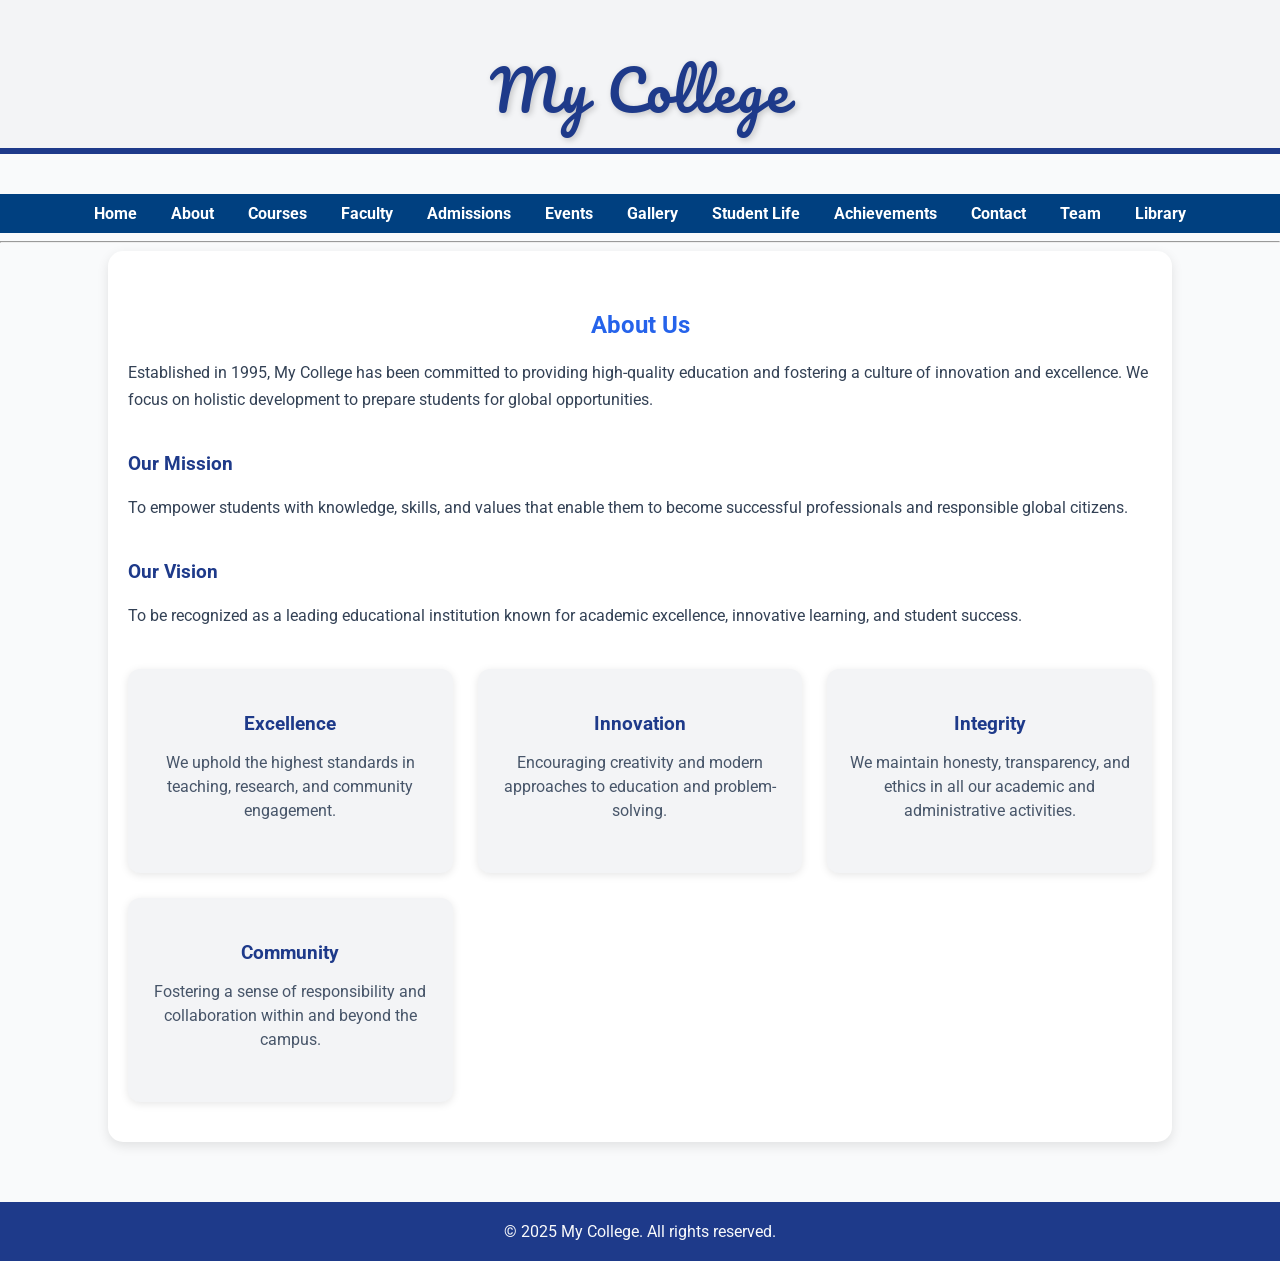
<file: about.html>
<link rel="stylesheet" href="style.css">
<!DOCTYPE html>
<html lang="en">
<head>
  <meta charset="UTF-8">
  <meta name="viewport" content="width=device-width, initial-scale=1.0">
  <title>About - My College</title>

  <!-- Google Fonts -->
  <link href="https://fonts.googleapis.com/css2?family=Pacifico&family=Roboto:wght@400;700&display=swap" rel="stylesheet">

  <style>
    /* General body style */
    body {
      font-family: 'Roboto', Arial, sans-serif;
      margin: 0;
      padding: 0;
      background: #f9fafb; /* light gray background */
      color: #1e3a8a; /* deep blue text */
    }

    /* College Logo Header */
    .college-logo {
      text-align: center;
      font-family: 'Pacifico', cursive;
      font-size: 4em;
      color: #1e3a8a;
      padding: 60px 20px 20px 20px;
      letter-spacing: 2px;
      text-shadow: 2px 2px 6px rgba(0,0,0,0.2);
    }

    /* Blue Line */
    .blue-line {
      width: 100%;
      height: 6px;
      background: #1e3a8a;
      margin-bottom: 40px;
    }

    /* About Container */
    .container {
      width: 80%;
      margin: auto;
      padding: 40px 20px;
      background: #ffffff;
      box-shadow: 0 4px 12px rgba(0,0,0,0.1);
      border-radius: 15px;
      margin-bottom: 60px;
    }

    h2 {
      color: #2563eb; /* bright blue for headings */
      margin-bottom: 20px;
      text-align: center;
    }

    p {
      line-height: 1.7;
      color: #334155; /* dark gray for readability */
      margin-bottom: 25px;
    }

    /* Sections */
    .section {
      margin-bottom: 40px;
    }

    /* Highlights / Info Boxes */
    .info-boxes {
      display: grid;
      grid-template-columns: repeat(auto-fit, minmax(250px, 1fr));
      gap: 25px;
      margin-top: 30px;
    }

    .info-box {
      background: #f3f4f6;
      padding: 25px 20px;
      border-radius: 12px;
      text-align: center;
      box-shadow: 0 2px 8px rgba(0,0,0,0.1);
      transition: transform 0.3s, box-shadow 0.3s;
    }

    .info-box:hover {
      transform: translateY(-5px);
      box-shadow: 0 6px 20px rgba(0,0,0,0.2);
    }

    .info-box h3 {
      color: #1e3a8a;
      margin-bottom: 12px;
    }

    .info-box p {
      color: #475569;
      line-height: 1.5;
    }

    /* Footer */
    footer {
      background: #1e3a8a;
      color: #f9fafb;
      text-align: center;
      padding: 20px 10px;
    }

    /* Responsive */
    @media (max-width: 768px) {
      .college-logo {
        font-size: 3em;
      }
      h2 {
        font-size: 2em;
      }
    }
  </style>
</head>
<body>
  <!-- College Name Header -->
<header class="college-header">
  My College
</header>

<!-- Blue Line under header -->
<div class="header-line"></div>

   <nav>
  <a href="index.html">Home</a>
  <a href="about.html">About</a>
  <a href="courses.html">Courses</a>
  <a href="faculty.html">Faculty</a>
  <a href="admissions.html">Admissions</a>
  <a href="events.html">Events</a>
  <a href="gallery.html">Gallery</a>
  <a href="studentlife.html">Student Life</a>
  <a href="achievements.html">Achievements</a>
  <a href="contact.html">Contact</a>
  <a href="team.html">Team</a>
  <a href="library.html">Library</a>

</nav>
<hr>
  

  <!-- About Container -->
  <div class="container">
    <h2>About Us</h2>

    <div class="section">
      <p>
        Established in 1995, My College has been committed to providing high-quality education 
        and fostering a culture of innovation and excellence. We focus on holistic development 
        to prepare students for global opportunities.
      </p>
    </div>

    <div class="section">
      <h3>Our Mission</h3>
      <p>
        To empower students with knowledge, skills, and values that enable them to become 
        successful professionals and responsible global citizens.
      </p>
    </div>

    <div class="section">
      <h3>Our Vision</h3>
      <p>
        To be recognized as a leading educational institution known for academic excellence, 
        innovative learning, and student success.
      </p>
    </div>

    <!-- Info Boxes -->
    <div class="info-boxes">
      <div class="info-box">
        <h3>Excellence</h3>
        <p>We uphold the highest standards in teaching, research, and community engagement.</p>
      </div>
      <div class="info-box">
        <h3>Innovation</h3>
        <p>Encouraging creativity and modern approaches to education and problem-solving.</p>
      </div>
      <div class="info-box">
        <h3>Integrity</h3>
        <p>We maintain honesty, transparency, and ethics in all our academic and administrative activities.</p>
      </div>
      <div class="info-box">
        <h3>Community</h3>
        <p>Fostering a sense of responsibility and collaboration within and beyond the campus.</p>
      </div>
    </div>
  </div>

  <!-- Footer -->
  <footer>
    &copy; 2025 My College. All rights reserved.
  </footer>

</body>
</html>
</file>
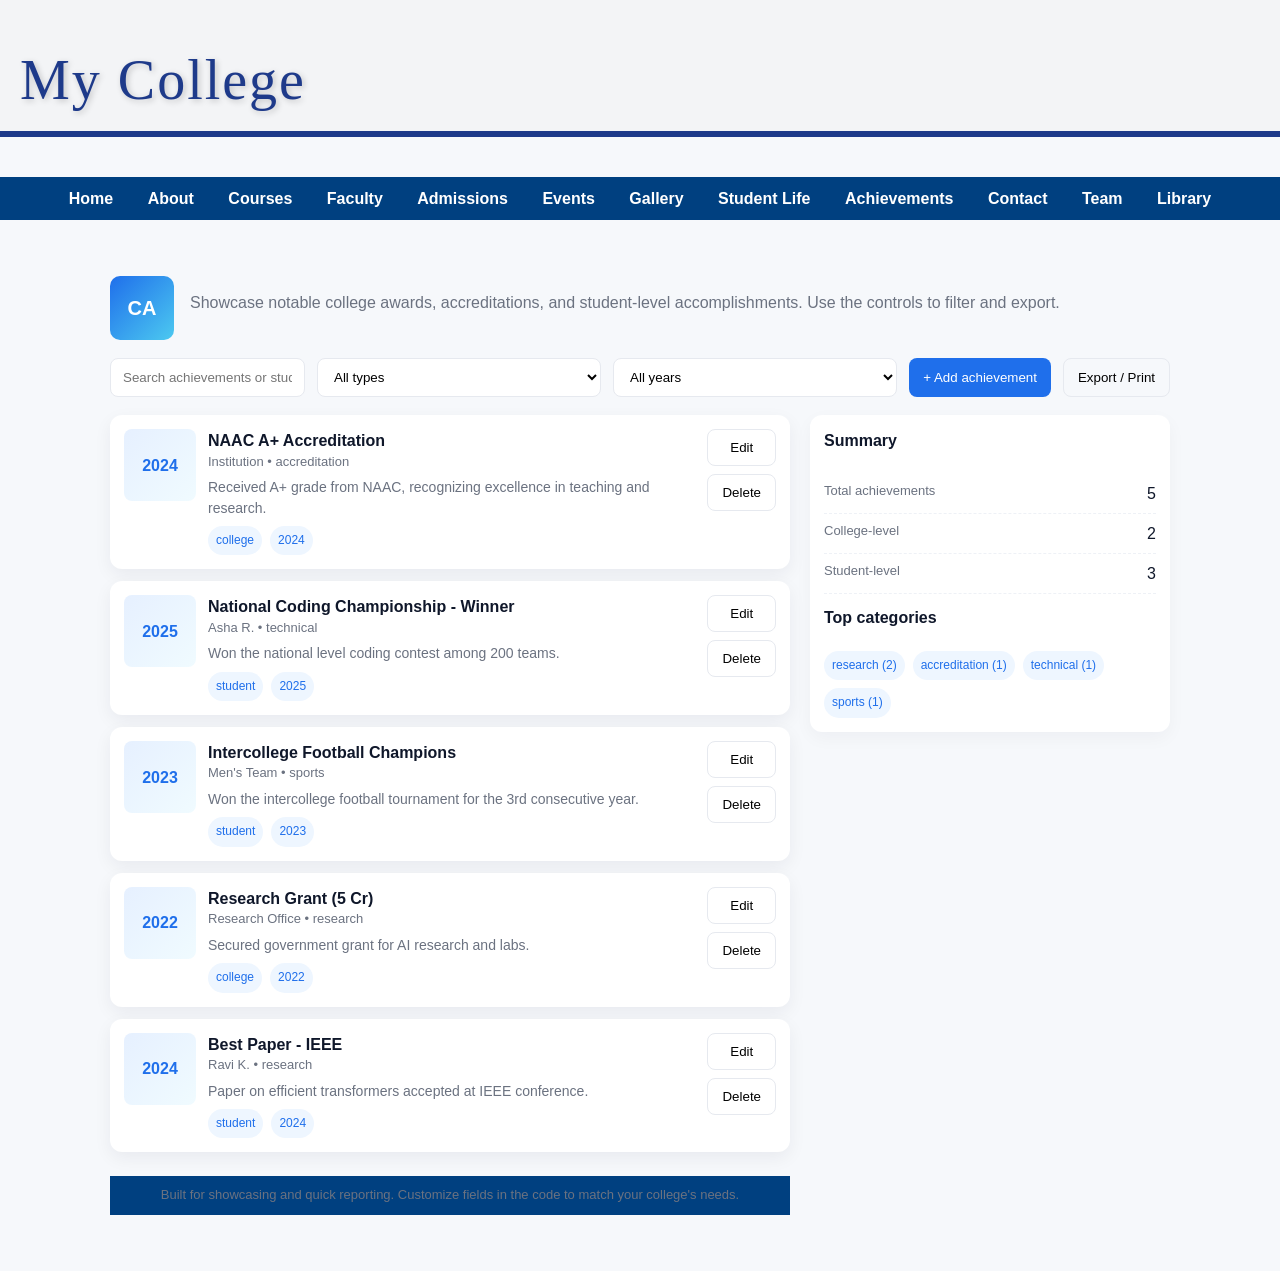
<file: Achievements.html>
<link rel="stylesheet" href="style.css">
<!doctype html>
<html lang="en">
<head>
  <meta charset="utf-8" />
  <meta name="viewport" content="width=device-width, initial-scale=1" />
  <title>College & Student Achievements</title>
    <!-- College Name Header -->
<header class="college-header" align="center">
  My College
</header>

<!-- Blue Line under header -->
<div class="header-line"></div>
  <style>
    :root{
      --bg:#f6f8fb; --card:#ffffff; --accent:#1f6feb; --muted:#6b7280;
      --glass: rgba(255,255,255,0.6);
      --maxw:1100px;
      font-family: Inter, system-ui, -apple-system, 'Segoe UI', Roboto, 'Helvetica Neue', Arial;
    }
    *{box-sizing:border-box}
    body{margin:0;background:var(--bg);color:#0f172a;line-height:1.45}
    .wrap{max-width:var(--maxw);margin:36px auto;padding:20px}
    header{display:flex;align-items:center;gap:16px}
    .logo{width:64px;height:64px;border-radius:10px;background:linear-gradient(135deg,var(--accent),#4cc9f0);display:flex;align-items:center;justify-content:center;color:white;font-weight:700;font-size:20px}
    h1{margin:0;font-size:0px}
    p.lead{margin:6px 0 18px;color:var(--muted)}

    .controls{display:flex;gap:12px;flex-wrap:wrap;margin:18px 0}
    .search, .select{padding:10px 12px;border-radius:8px;border:1px solid #e6e9ef;background:var(--card);min-width:180px}
    button.action{background:var(--accent);color:white;border:none;padding:10px 14px;border-radius:8px;cursor:pointer}
    button.ghost{background:transparent;border:1px solid #e6e9ef;padding:10px 14px;border-radius:8px;cursor:pointer}

    .grid{display:grid;grid-template-columns:1fr 360px;gap:20px}

    /* Main list */
    .cards{display:grid;gap:12px}
    .card{background:var(--card);padding:14px;border-radius:12px;box-shadow:0 6px 18px rgba(11,22,55,0.06);display:flex;gap:12px;align-items:flex-start}
    .card .meta{min-width:72px;width:72px;height:72px;border-radius:8px;background:linear-gradient(135deg,#e6f0ff,#f0fbff);display:flex;align-items:center;justify-content:center;font-weight:700;color:var(--accent)}
    .card h3{margin:0;font-size:16px}
    .card p{margin:6px 0;color:var(--muted);font-size:14px}
    .tags{display:flex;gap:8px;flex-wrap:wrap;margin-top:8px}
    .tag{font-size:12px;padding:6px 8px;border-radius:999px;background:#eef6ff;color:var(--accent)}

    /* Sidebar */
    aside.sidebar{background:var(--card);padding:14px;border-radius:12px;height:fit-content;box-shadow:0 6px 18px rgba(11,22,55,0.04)}
    aside h4{margin-top:0}
    .stat{display:flex;justify-content:space-between;padding:8px 0;border-bottom:1px dashed #eef1f6}
    .small{font-size:13px;color:var(--muted)}

    /* Modal */
    .modal{position:fixed;inset:0;display:none;align-items:center;justify-content:center;background:rgba(2,6,23,0.5);padding:20px}
    .modal.open{display:flex}
    .modal .panel{background:var(--card);border-radius:12px;padding:18px;max-width:720px;width:100%;box-shadow:0 10px 30px rgba(2,6,23,0.3)}
    .form-row{display:flex;gap:8px;margin-bottom:10px}
    .form-row input, textarea, select{flex:1;padding:10px;border-radius:8px;border:1px solid #e6e9ef}
    textarea{min-height:90px;resize:vertical}

    footer{margin-top:24px;color:var(--muted);font-size:13px;text-align:center}

    @media (max-width:900px){.grid{grid-template-columns:1fr}.sidebar{order:2}}
  </style>
</head>
<body>

    <nav>
  <a href="index.html">Home</a>
  <a href="about.html">About</a>
  <a href="courses.html">Courses</a>
  <a href="faculty.html">Faculty</a>
  <a href="admissions.html">Admissions</a>
  <a href="events.html">Events</a>
  <a href="gallery.html">Gallery</a>
  <a href="studentlife.html">Student Life</a>
  <a href="achievements.html">Achievements</a>
  <a href="contact.html">Contact</a>
  <a href="team.html">Team</a>
  <a href="library.html">Library</a>

</nav>

  <div class="wrap">
    <header>
      <div class="logo">CA</div>
      <div>
        <h1>College Achievements & Student Highlights</h1>
        <p class="lead">Showcase notable college awards, accreditations, and student-level accomplishments. Use the controls to filter and export.</p>
      </div>
    </header>

    <div class="controls">
      <input id="q" class="search" placeholder="Search achievements or student name" />
      <select id="filterType" class="select">
        <option value="all">All types</option>
        <option value="college">College</option>
        <option value="student">Student</option>
      </select>
      <select id="filterYear" class="select">
        <option value="all">All years</option>
        <option>2025</option>
        <option>2024</option>
        <option>2023</option>
        <option>2022</option>
      </select>
      <button class="action" onclick="openAdd()">+ Add achievement</button>
      <button class="ghost" onclick="window.print()">Export / Print</button>
    </div>

    <div class="grid">
      <main>
        <div id="cards" class="cards" aria-live="polite">
          <!-- Cards injected by JS -->
        </div>

        <footer>
          Built for showcasing and quick reporting. Customize fields in the code to match your college's needs.
        </footer>
      </main>

      <aside class="sidebar">
        <h4>Summary</h4>
        <div class="stat"><div class="small">Total achievements</div><div id="statTotal">0</div></div>
        <div class="stat"><div class="small">College-level</div><div id="statCollege">0</div></div>
        <div class="stat"><div class="small">Student-level</div><div id="statStudent">0</div></div>
        <h4 style="margin-top:12px">Top categories</h4>
        <div class="tags" id="topTags"></div>
      </aside>
    </div>
  </div>

  <!-- Modal for add/edit -->
  <div id="modal" class="modal" role="dialog" aria-modal="true">
    <div class="panel">
      <h3 id="modalTitle">Add Achievement</h3>
      <div class="form-row">
        <input id="type" placeholder="Type (college/student)" />
        <input id="title" placeholder="Title e.g. Best Innovation Award" />
      </div>
      <div class="form-row">
        <input id="person" placeholder="Student name or college dept." />
        <input id="year" placeholder="Year (e.g. 2025)" />
      </div>
      <div class="form-row">
        <input id="category" placeholder="Category (research, sports, cultural)" />
      </div>
      <div>
        <textarea id="desc" placeholder="Short description"></textarea>
      </div>
      <div style="display:flex;gap:8px;justify-content:flex-end;margin-top:10px">
        <button class="ghost" onclick="closeModal()">Cancel</button>
        <button class="action" onclick="saveAchievement()">Save</button>
      </div>
    </div>
  </div>

  <script>
    // Sample data
    const DATA = [
      {id:1,type:'college',title:'NAAC A+ Accreditation',person:'Institution',year:2024,category:'accreditation',desc:'Received A+ grade from NAAC, recognizing excellence in teaching and research.'},
      {id:2,type:'student',title:'National Coding Championship - Winner',person:'Asha R.',year:2025,category:'technical',desc:'Won the national level coding contest among 200 teams.'},
      {id:3,type:'student',title:'Intercollege Football Champions',person:'Men\'s Team',year:2023,category:'sports',desc:'Won the intercollege football tournament for the 3rd consecutive year.'},
      {id:4,type:'college',title:'Research Grant (5 Cr)',person:'Research Office',year:2022,category:'research',desc:'Secured government grant for AI research and labs.'},
      {id:5,type:'student',title:'Best Paper - IEEE',person:'Ravi K.',year:2024,category:'research',desc:'Paper on efficient transformers accepted at IEEE conference.'}
    ];

    let store = JSON.parse(localStorage.getItem('achv_store') || 'null') || DATA.slice();
    let nextId = store.length ? Math.max(...store.map(s=>s.id))+1 : 1;

    const cardsEl = document.getElementById('cards');
    const qEl = document.getElementById('q');
    const typeFilter = document.getElementById('filterType');
    const yearFilter = document.getElementById('filterYear');

    function render(){
      const q = qEl.value.trim().toLowerCase();
      const t = typeFilter.value;
      const y = yearFilter.value;
      const filtered = store.filter(s=>{
        if(t!=='all' && s.type!==t) return false;
        if(y!=='all' && String(s.year)!==String(y)) return false;
        if(!q) return true;
        return (s.title+s.person+s.desc+s.category).toLowerCase().includes(q);
      });

      cardsEl.innerHTML = filtered.map(s=>`
        <article class="card">
          <div class="meta">${s.year}</div>
          <div style="flex:1">
            <h3>${escapeHtml(s.title)}</h3>
            <div class="small">${escapeHtml(s.person)} • ${escapeHtml(String(s.category))}</div>
            <p>${escapeHtml(s.desc)}</p>
            <div class="tags"><span class="tag">${s.type}</span><span class="tag">${s.year}</span></div>
          </div>
          <div style="margin-left:8px;display:flex;flex-direction:column;gap:8px">
            <button class="ghost" onclick="edit(${s.id})">Edit</button>
            <button class="ghost" onclick="remove(${s.id})">Delete</button>
          </div>
        </article>
      `).join('');

      document.getElementById('statTotal').textContent = store.length;
      document.getElementById('statCollege').textContent = store.filter(s=>s.type==='college').length;
      document.getElementById('statStudent').textContent = store.filter(s=>s.type==='student').length;

      // compute top tags/categories
      const counts = {};
      store.forEach(s=>counts[s.category] = (counts[s.category]||0)+1);
      const tagsEl = document.getElementById('topTags');
      tagsEl.innerHTML = Object.entries(counts).sort((a,b)=>b[1]-a[1]).slice(0,6).map(t=>`<span class="tag">${escapeHtml(t[0])} (${t[1]})</span>`).join('');

      localStorage.setItem('achv_store', JSON.stringify(store));
    }

    function escapeHtml(str){
      return String(str).replace(/[&<>"']/g, (m)=>({
        '&':'&amp;','<':'&lt;','>':'&gt;','"':'&quot;',"'":'&#39;'
      })[m]);
    }

    qEl.addEventListener('input', render);
    typeFilter.addEventListener('change', render);
    yearFilter.addEventListener('change', render);

    // Modal controls
    function openAdd(){
      document.getElementById('modalTitle').textContent='Add Achievement';
      ['type','title','person','year','category','desc'].forEach(id=>document.getElementById(id).value='');
      document.getElementById('modal').classList.add('open');
    }
    function closeModal(){document.getElementById('modal').classList.remove('open');}

    function saveAchievement(){
      const type = document.getElementById('type').value.trim().toLowerCase();
      const title = document.getElementById('title').value.trim();
      const person = document.getElementById('person').value.trim();
      const year = document.getElementById('year').value.trim();
      const category = document.getElementById('category').value.trim().toLowerCase()||'general';
      const desc = document.getElementById('desc').value.trim();
      if(!type || !title){alert('Please provide at least type and title. Type should be "college" or "student".');return}
      const item = {id:nextId++,type,title,person,year:year||new Date().getFullYear(),category,desc};
      store.unshift(item); render(); closeModal();
    }

    function edit(id){
      const item = store.find(s=>s.id===id); if(!item) return;
      document.getElementById('modalTitle').textContent='Edit Achievement';
      ['type','title','person','year','category','desc'].forEach(idk=>document.getElementById(idk).value=item[idk]);
      document.getElementById('modal').classList.add('open');
      // override saveAchievement temporarily
      const saveBtn = document.querySelector('.panel .action');
      saveBtn.onclick = function(){
        item.type = document.getElementById('type').value.trim().toLowerCase();
        item.title = document.getElementById('title').value.trim();
        item.person = document.getElementById('person').value.trim();
        item.year = document.getElementById('year').value.trim();
        item.category = document.getElementById('category').value.trim().toLowerCase()||'general';
        item.desc = document.getElementById('desc').value.trim();
        render(); closeModal();
        // restore
        saveBtn.onclick = saveAchievement;
      }
    }

    function remove(id){ if(!confirm('Delete this achievement?')) return; store = store.filter(s=>s.id!==id); render(); }

    // init
    render();
  </script>

</body>
</html>
</file>
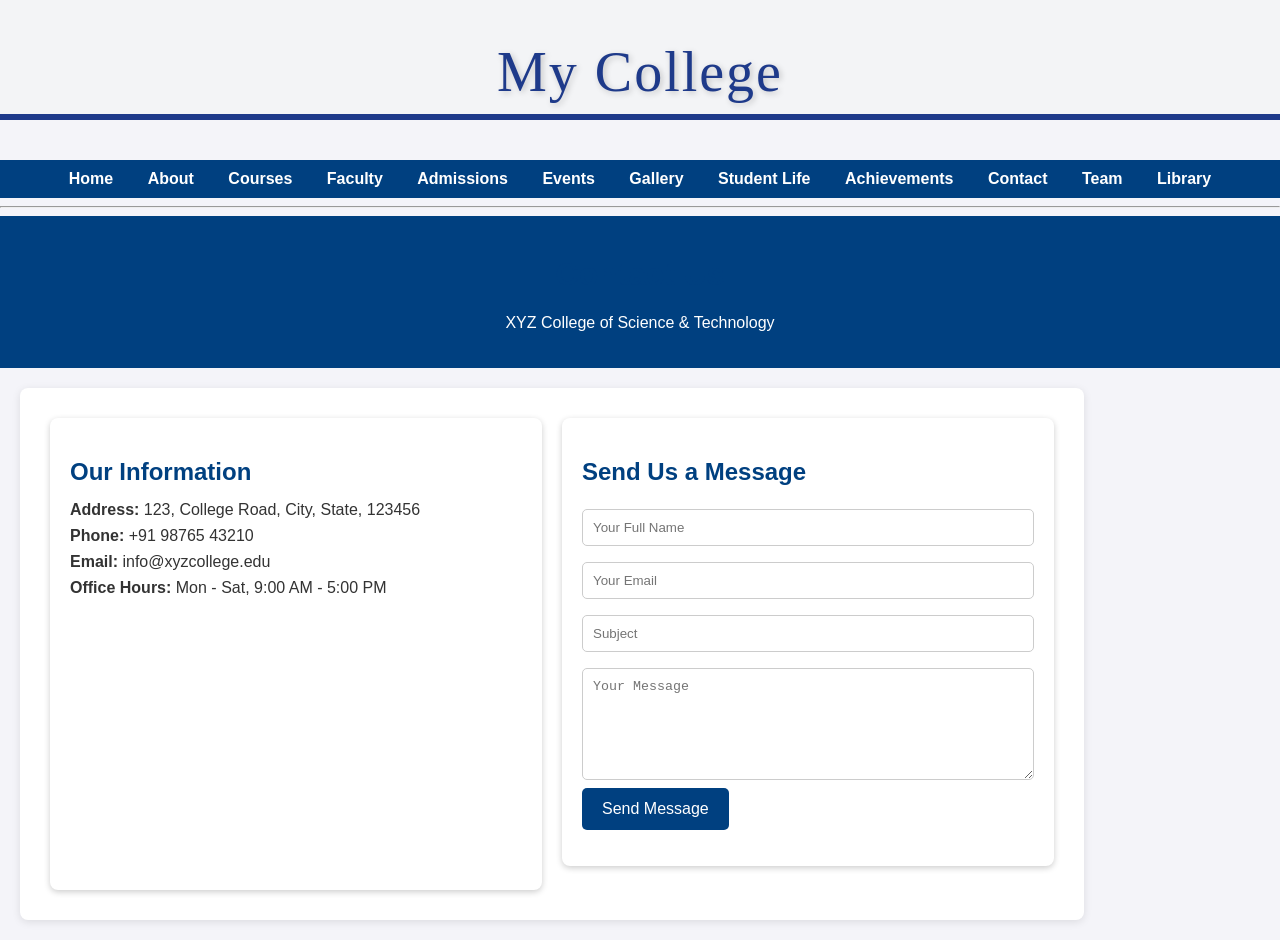
<file: contact.html>
<link rel="stylesheet" href="style.css">
<!DOCTYPE html>
<html lang="en">
<head>
  <meta charset="UTF-8">
  <meta name="viewport" content="width=device-width, initial-scale=1.0">
  <title>Contact Us - College Website</title>
  <style>
    body {
      font-family: Arial, sans-serif;
      margin: 0;
      padding: 0;
      background: #f4f4f9;
      color: #333;
    }
    header {
      background: #004080;
      color: #fff;
      padding: 20px;
      text-align: center;
    }
    .container {
      display: flex;
      justify-content: space-around;
      align-items: flex-start;
      flex-wrap: wrap;
      margin: 20px;
    }
    .contact-info, .contact-form {
      background: #fff;
      padding: 20px;
      margin: 10px;
      border-radius: 8px;
      box-shadow: 0 2px 6px rgba(0,0,0,0.2);
      flex: 1;
      min-width: 300px;
    }
    h2 {
      color: #004080;
      margin-bottom: 15px;
    }
    .contact-info p {
      margin: 8px 0;
    }
    form input, form textarea {
      width: 100%;
      padding: 10px;
      margin: 8px 0;
      border: 1px solid #ccc;
      border-radius: 5px;
    }
    form button {
      background: #004080;
      color: #fff;
      border: none;
      padding: 12px 20px;
      border-radius: 5px;
      cursor: pointer;
      font-size: 16px;
    }
    form button:hover {
      background: #0066cc;
    }
    iframe {
      width: 100%;
      height: 250px;
      border: none;
      border-radius: 8px;
      margin-top: 15px;
    }
  </style>
</head>
<body>
  <!-- College Name Header -->
<header class="college-header">
  My College
</header>

<!-- Blue Line under header -->
<div class="header-line"></div>

    <nav>
  <a href="index.html">Home</a>
  <a href="about.html">About</a>
  <a href="courses.html">Courses</a>
  <a href="faculty.html">Faculty</a>
  <a href="admissions.html">Admissions</a>
  <a href="events.html">Events</a>
  <a href="gallery.html">Gallery</a>
  <a href="studentlife.html">Student Life</a>
  <a href="achievements.html">Achievements</a>
  <a href="contact.html">Contact</a>
  <a href="team.html">Team</a>
  <a href="library.html">Library</a>

</nav>
<hr>
  <header>
    <h1>Contact Us</h1>
    <p>XYZ College of Science & Technology</p>
  </header>

  <div class="container">
    <!-- College Contact Information -->
    <div class="contact-info">
      <h2>Our Information</h2>
      <p><strong>Address:</strong> 123, College Road, City, State, 123456</p>
      <p><strong>Phone:</strong> +91 98765 43210</p>
      <p><strong>Email:</strong> info@xyzcollege.edu</p>
      <p><strong>Office Hours:</strong> Mon - Sat, 9:00 AM - 5:00 PM</p>

      <!-- Google Map Embed -->
      <iframe src="https://www.google.com/maps/embed?pb=!1m18!1m12!1m3!1d3153.1234567890!2d-122.0842492846789!3d37.42199997982595!2m3!1f0!2f0!3f0!3m2!1i1024!2i768!4f13.1!3m3!1m2!1s0x808f123456789abc%3A0x1234567890abcdef!2sYour%20College!5e0!3m2!1sen!2sin!4v1234567890" allowfullscreen></iframe>
    </div>

    <!-- Contact Form -->
    <div class="contact-form">
      <h2>Send Us a Message</h2>
      <form action="mailto:info@xyzcollege.edu" method="post" enctype="text/plain">
        <input type="text" name="name" placeholder="Your Full Name" required>
        <input type="email" name="email" placeholder="Your Email" required>
        <input type="text" name="subject" placeholder="Subject">
        <textarea name="message" rows="6" placeholder="Your Message" required></textarea>
        <button type="submit">Send Message</button>
      </form>
    </div>
  </div>
</body>
</html>
</file>
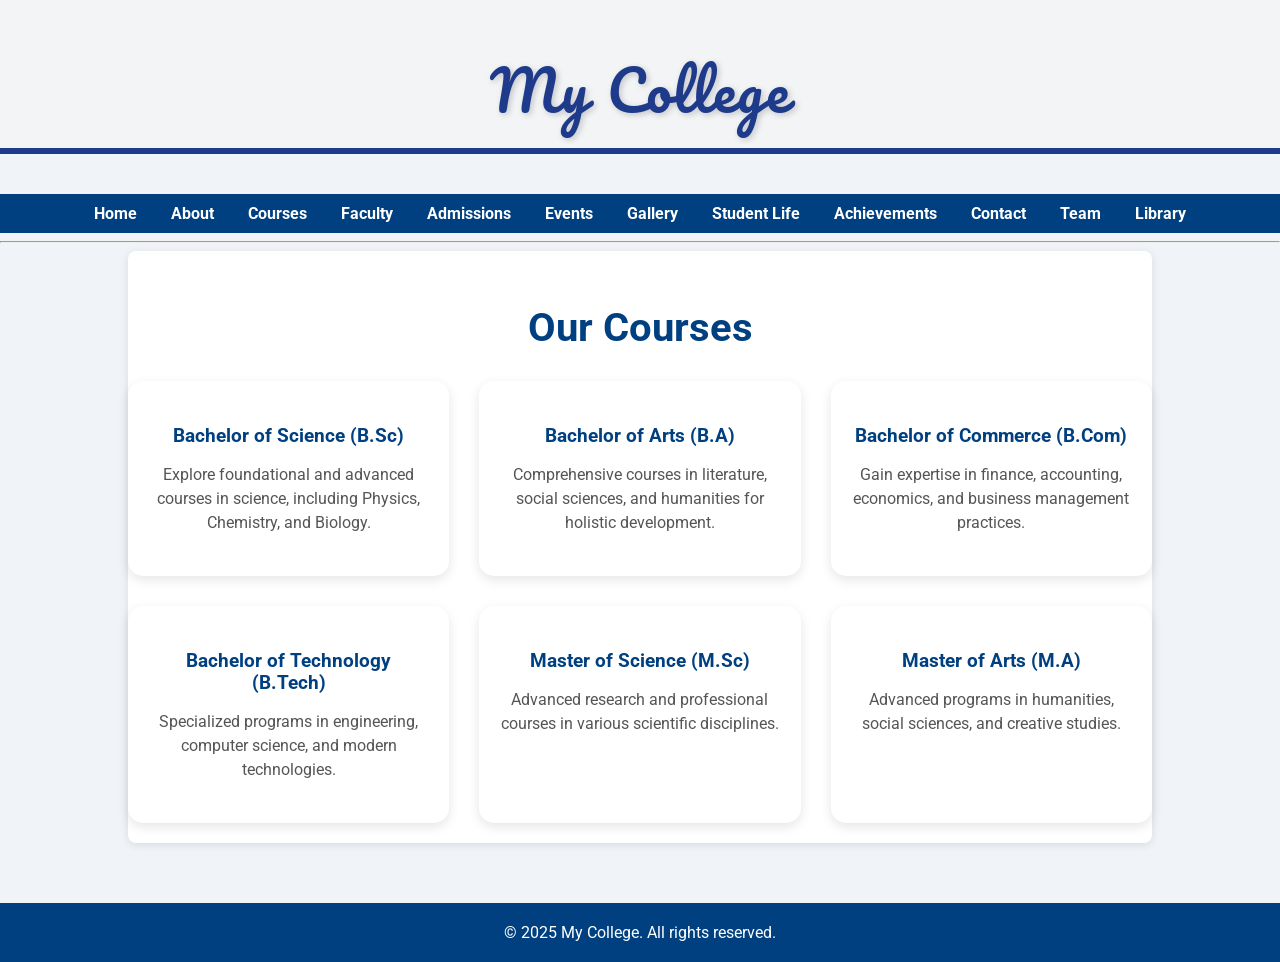
<file: courses.html>
<link rel="stylesheet" href="style.css">
<!DOCTYPE html>
<html lang="en">
<head>
  <meta charset="UTF-8">
  <meta name="viewport" content="width=device-width, initial-scale=1.0">
  <title>Courses - My College</title>

  <!-- Google Fonts -->
  <link href="https://fonts.googleapis.com/css2?family=Pacifico&family=Roboto:wght@400;700&display=swap" rel="stylesheet">

  <style>
    /* General Body Style */
    body {
      margin: 0;
      padding: 0;
      font-family: 'Roboto', Arial, sans-serif;
      background: #f0f4f8;
      color: #333;
    }

    /* College Logo Header */
    .college-logo {
      text-align: center;
      font-family: 'Pacifico', cursive;
      font-size: 4em;
      color: #004080;
      padding: 60px 20px 20px 20px;
      letter-spacing: 2px;
      text-shadow: 2px 2px 6px rgba(0,0,0,0.2);
    }

    /* Blue Line */
    .blue-line {
      width: 100%;
      height: 6px;
      background: #004080;
      margin-bottom: 40px;
    }

    /* Page Container */
    .container {
      width: 80%;
      margin: auto;
      padding: 20px 0;
    }

    .page-title {
      text-align: center;
      color: #004080;
      font-size: 2.5em;
      margin-bottom: 30px;
    }

    /* Courses Grid */
    .courses-grid {
      display: grid;
      grid-template-columns: repeat(auto-fit, minmax(250px, 1fr));
      gap: 30px;
    }

    .course-card {
      background: white;
      padding: 25px 20px;
      border-radius: 15px;
      box-shadow: 0 4px 12px rgba(0,0,0,0.1);
      text-align: center;
      transition: transform 0.3s, box-shadow 0.3s;
    }

    .course-card:hover {
      transform: translateY(-5px);
      box-shadow: 0 8px 20px rgba(0,0,0,0.2);
    }

    .course-card h3 {
      color: #004080;
      margin-bottom: 15px;
    }

    .course-card p {
      color: #555;
      line-height: 1.5;
    }

    /* Footer */
    footer {
      background: #004080;
      color: white;
      text-align: center;
      padding: 20px 10px;
      margin-top: 60px;
    }

    /* Responsive */
    @media (max-width: 768px) {
      .college-logo {
        font-size: 3em;
      }

      .page-title {
        font-size: 2em;
      }
    }
  </style>
</head>
<body>
    <!-- College Name Header -->
<header class="college-header">
  My College
</header>

<!-- Blue Line under header -->
<div class="header-line"></div>

     <nav>
  <a href="index.html">Home</a>
  <a href="about.html">About</a>
  <a href="courses.html">Courses</a>
  <a href="faculty.html">Faculty</a>
  <a href="admissions.html">Admissions</a>
  <a href="events.html">Events</a>
  <a href="gallery.html">Gallery</a>
  <a href="studentlife.html">Student Life</a>
  <a href="achievements.html">Achievements</a>
  <a href="contact.html">Contact</a>
  <a href="team.html">Team</a>
  <a href="library.html">Library</a>

</nav>
<hr>
 
  <!-- Page Container -->
  <div class="container">
    <h2 class="page-title">Our Courses</h2>

    <!-- Courses Grid -->
    <div class="courses-grid">
      <!-- Course 1 -->
      <div class="course-card">
        <h3>Bachelor of Science (B.Sc)</h3>
        <p>Explore foundational and advanced courses in science, including Physics, Chemistry, and Biology.</p>
      </div>

      <!-- Course 2 -->
      <div class="course-card">
        <h3>Bachelor of Arts (B.A)</h3>
        <p>Comprehensive courses in literature, social sciences, and humanities for holistic development.</p>
      </div>

      <!-- Course 3 -->
      <div class="course-card">
        <h3>Bachelor of Commerce (B.Com)</h3>
        <p>Gain expertise in finance, accounting, economics, and business management practices.</p>
      </div>

      <!-- Course 4 -->
      <div class="course-card">
        <h3>Bachelor of Technology (B.Tech)</h3>
        <p>Specialized programs in engineering, computer science, and modern technologies.</p>
      </div>

      <!-- Course 5 -->
      <div class="course-card">
        <h3>Master of Science (M.Sc)</h3>
        <p>Advanced research and professional courses in various scientific disciplines.</p>
      </div>

      <!-- Course 6 -->
      <div class="course-card">
        <h3>Master of Arts (M.A)</h3>
        <p>Advanced programs in humanities, social sciences, and creative studies.</p>
      </div>

      <!-- Add more course cards as needed -->
    </div>
  </div>

  <!-- Footer -->
  <footer>
    &copy; 2025 My College. All rights reserved.
  </footer>

</body>
</html>
</file>
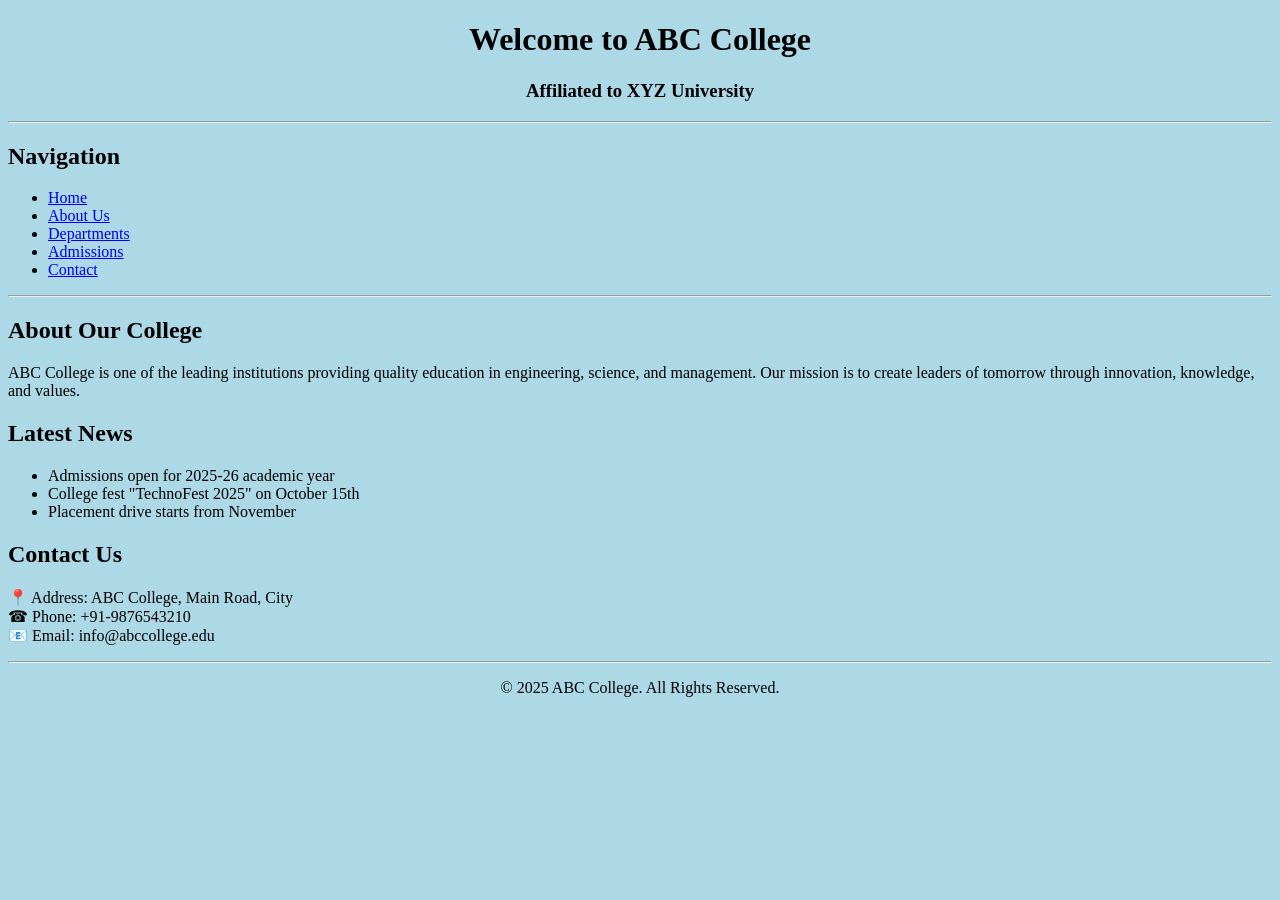
<file: home.html>
<!DOCTYPE html>
<html>
<head>
    <title>College Website - Home</title>
</head>
<body bgcolor="lightblue">

    <center>
        <h1>Welcome to ABC College</h1>
        <h3>Affiliated to XYZ University</h3>
        <hr>
    </center>

    <h2>Navigation</h2>
    <ul>
        <li><a href="#">Home</a></li>
        <li><a href="#">About Us</a></li>
        <li><a href="#">Departments</a></li>
        <li><a href="#">Admissions</a></li>
        <li><a href="#">Contact</a></li>
    </ul>
    <hr>

    <h2>About Our College</h2>
    <p>
        ABC College is one of the leading institutions providing quality education 
        in engineering, science, and management. Our mission is to create leaders 
        of tomorrow through innovation, knowledge, and values.
    </p>

    <h2>Latest News</h2>
    <ul>
        <li>Admissions open for 2025-26 academic year</li>
        <li>College fest "TechnoFest 2025" on October 15th</li>
        <li>Placement drive starts from November</li>
    </ul>

    <h2>Contact Us</h2>
    <p>
        📍 Address: ABC College, Main Road, City <br>
        ☎ Phone: +91-9876543210 <br>
        📧 Email: info@abccollege.edu
    </p>

    <center>
        <hr>
        <p>© 2025 ABC College. All Rights Reserved.</p>
    </center>

</body>
</html>
</file>
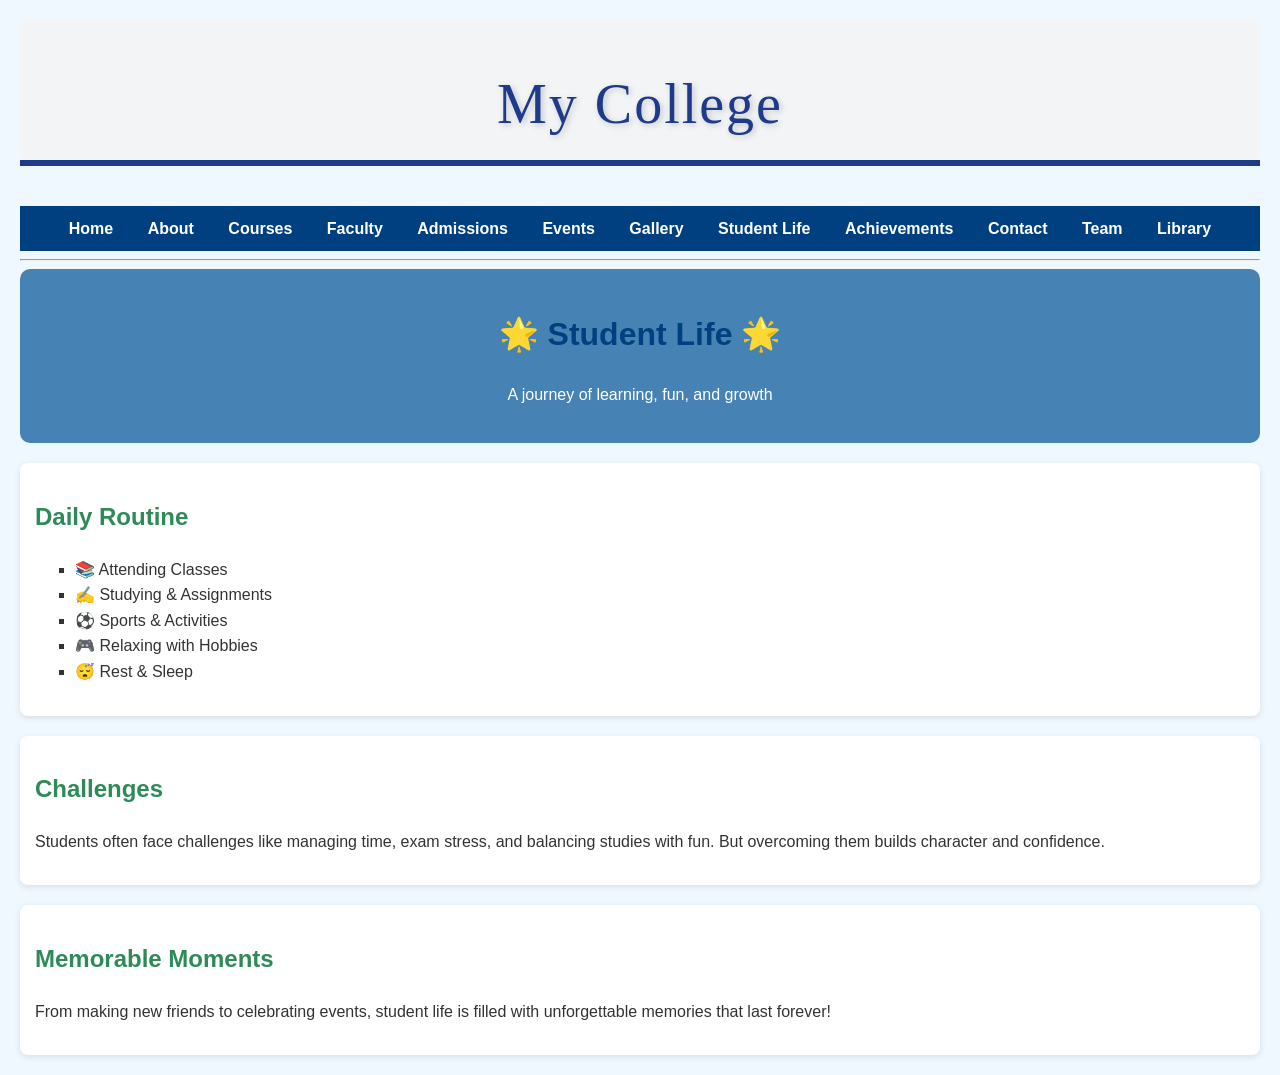
<file: studentlife.html>
<link rel="stylesheet" href="style.css">
<!DOCTYPE html>
<html lang="en">
<head>
  <meta charset="UTF-8">
  <title>Student Life</title>
  <style>
    body {
      font-family: Arial, sans-serif;
      background-color: #f0f8ff;
      margin: 20px;
      line-height: 1.6;
    }
    header {
      text-align: center;
      background: #4682b4;
      color: white;
      padding: 20px;
      border-radius: 10px;
    }
    section {
      margin: 20px 0;
      padding: 15px;
      background: #ffffff;
      border-radius: 8px;
      box-shadow: 0px 2px 6px rgba(0,0,0,0.1);
    }
    h2 {
      color: #2e8b57;
    }
    ul {
      list-style-type: square;
    }
  </style>
</head>
<body>
  <!-- College Name Header -->
<header class="college-header">
  My College
</header>

<!-- Blue Line under header -->
<div class="header-line"></div>

    <nav>
  <a href="index.html">Home</a>
  <a href="about.html">About</a>
  <a href="courses.html">Courses</a>
  <a href="faculty.html">Faculty</a>
  <a href="admissions.html">Admissions</a>
  <a href="events.html">Events</a>
  <a href="gallery.html">Gallery</a>
  <a href="studentlife.html">Student Life</a>
  <a href="achievements.html">Achievements</a>
  <a href="contact.html">Contact</a>
  <a href="team.html">Team</a>
  <a href="library.html">Library</a>

</nav>
<hr>

  <header>
    <h1>🌟 Student Life 🌟</h1>
    <p>A journey of learning, fun, and growth</p>
  </header>

  <section>
    <h2>Daily Routine</h2>
    <ul>
      <li>📚 Attending Classes</li>
      <li>✍️ Studying & Assignments</li>
      <li>⚽ Sports & Activities</li>
      <li>🎮 Relaxing with Hobbies</li>
      <li>😴 Rest & Sleep</li>
    </ul>
  </section>

  <section>
    <h2>Challenges</h2>
    <p>Students often face challenges like managing time, exam stress, and balancing studies with fun. But overcoming them builds character and confidence.</p>
  </section>

  <section>
    <h2>Memorable Moments</h2>
    <p>From making new friends to celebrating events, student life is filled with unforgettable memories that last forever!</p>
  </section>

</body>
</html>
</file>
<file: style.css>
/* College Header */
.college-header {
  text-align: center;
  font-family: 'Pacifico', cursive; /* stylish font */
  font-size: 3.5em;
  color: #1e3a8a; /* deep attractive blue */
  padding: 40px 20px 10px 20px;
  letter-spacing: 2px;
  text-shadow: 2px 2px 6px rgba(0,0,0,0.2);
  background: #f3f4f6; /* optional light background behind header */
}

/* Blue Line */
.header-line {
  width: 100%;
  height: 6px;
  background: #1e3a8a; /* matching header color */
  margin-bottom: 40px;
}

/* Responsive adjustments */
@media (max-width: 768px) {
  .college-header {
    font-size: 2.5em;
    padding: 30px 10px 10px 10px;
  }
  .header-line {
    height: 4px;
  }
}
/* General body style */
body {
  font-family: Arial, sans-serif;
  margin: 0;
  padding: 0;
  background: #f8f9fa;
  color: #333;
}

/* Navigation bar */
nav {
  background: #004080;
  padding: 10px;
  text-align: center;
}

nav a {
  color: white;
  text-decoration: none;
  margin: 0 15px;
  font-weight: bold;
}

nav a:hover {
  color: #ffcc00;
}

/* Headings */
h1 {
  color: #004080;
  text-align: center;
  margin-top: 20px;
}

h2 {
  color: #0066cc;
}

/* Page container */
.container {
  width: 80%;
  margin: auto;
  padding: 20px;
  background: white;
  box-shadow: 0 2px 8px rgba(0,0,0,0.1);
  margin-top: 20px;
  border-radius: 8px;
}

/* Footer */
footer {
  text-align: center;
  background: #004080;
  color: white;
  padding: 10px;
  margin-top: 30px;
}
</file>
